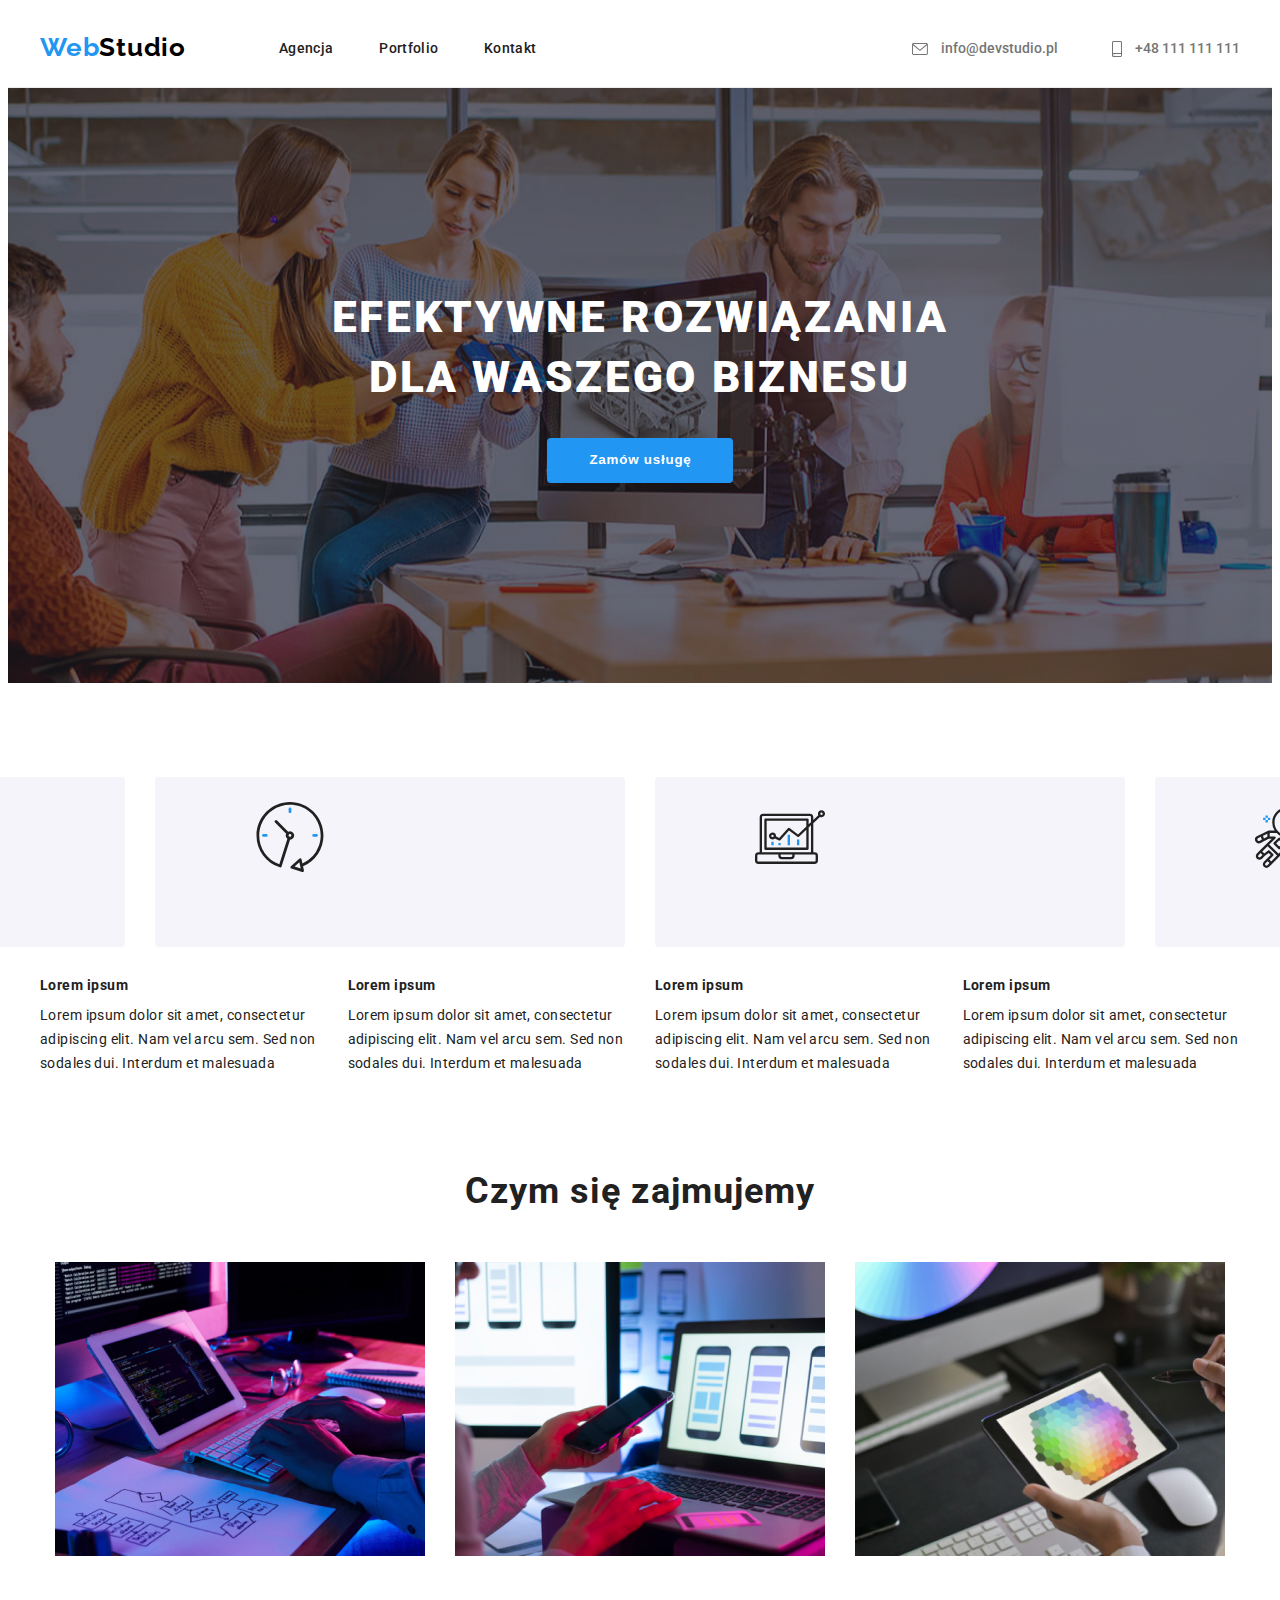
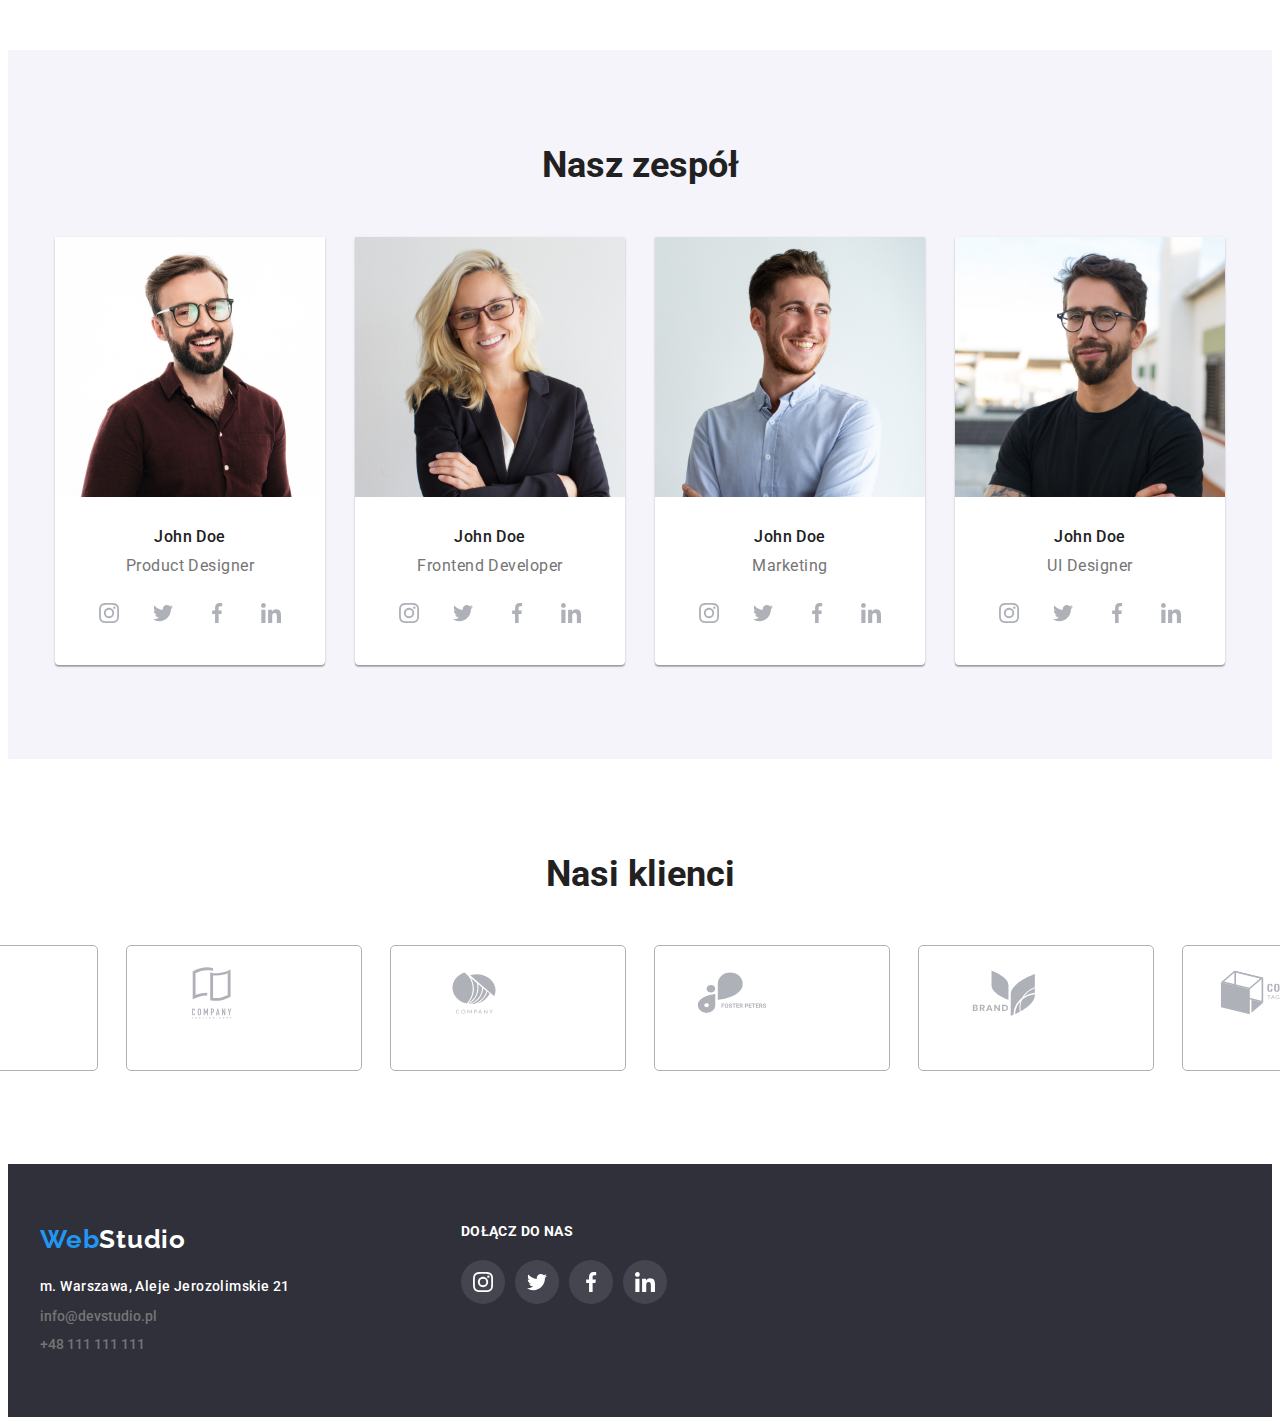
<file: index.html>
<!DOCTYPE html>
<html lang="pl">
    <head>
        <meta charset="UTF-8" />
        <title>Studio</title>
        <link
            rel="stylesheet"
            href="https://cdnjs.cloudflare.com/ajax/libs/modern-normalize/1.1.0/modern-normalize.min.css"
            integrity="sha512-wpPYUAdjBVSE4KJnH1VR1HeZfpl1ub8YT/NKx4PuQ5NmX2tKuGu6U/JRp5y+Y8XG2tV+wKQpNHVUX03MfMFn9Q=="
            crossorigin="anonymous"
            referrerpolicy="no-referrer"
        />
        <link rel="stylesheet" href="./css/styles.css" />
        <link
            href="https://fonts.googleapis.com/css2?family=Raleway:wght@700&family=Roboto:wght@400;500;700;900&display=swap"
            rel="stylesheet"
        />
    </head>
    <body>
        <header class="box-header">
            <div class="container">
                <nav class="header-navigation">
                    <a href="index.html" class="logo"
                        >Web<span class="logo-black">Studio</span></a
                    >
                    <ul class="site-nav">
                        <li><a href="#">Agencja</a></li>
                        <li><a href="portfolio.html">Portfolio</a></li>
                        <li><a href="#">Kontakt</a></li>
                    </ul>
                </nav>
                <div>
                    <a href="mailto:info@devstudio.pl" class="link email"
                        ><svg class="email-icon" width="16" height="12">
                            <use href="./images/icons.svg#icon-envelope"></use>
                        </svg>
                        info@devstudio.pl</a
                    >
                    <a href="tel:+48111111111" class="link">
                        <svg class="tel-icon" width="10" height="16">
                            <use
                                href="./images/icons.svg#icon-smartphone"
                            ></use>
                        </svg>
                        +48 111 111 111</a
                    >
                </div>
            </div>
        </header>
        <main>
            <section class="services section">
                <div class="container">
                    <h1>EFEKTYWNE ROZWIĄZANIA DLA WASZEGO BIZNESU</h1>
                    <button type="button">Zamów usługę</button>
                </div>
            </section>
            <section class="section">
                <div class="container article-icons-box">
                    <ul class="article-icons">
                        <li>
                            <svg class="article-icon" width="270" height="120">
                                <use
                                    href="./images/icons.svg#icon-antenna-1"
                                    width="70"
                                    height="70"
                                ></use>
                            </svg>
                        </li>
                        <li>
                            <svg class="article-icon" width="270" height="120">
                                <use
                                    href="./images/icons.svg#icon-clock-1"
                                    width="70"
                                    height="70"
                                ></use>
                            </svg>
                        </li>
                        <li>
                            <svg class="article-icon" width="270" height="120">
                                <use
                                    href="./images/icons.svg#icon-diagram-1"
                                    width="70"
                                    height="70"
                                ></use>
                            </svg>
                        </li>
                        <li>
                            <svg class="article-icon" width="270" height="120">
                                <use
                                    href="./images/icons.svg#icon-astronaut-1"
                                    width="70"
                                    height="70"
                                ></use>
                            </svg>
                        </li>
                    </ul>
                </div>
                <div class="container">
                    <ul class="articles">
                        <li>
                            <h3>Lorem ipsum</h3>
                            <p>
                                Lorem ipsum dolor sit amet, consectetur
                                adipiscing elit. Nam vel arcu sem. Sed non
                                sodales dui. Interdum et malesuada
                            </p>
                        </li>
                        <li>
                            <h3>Lorem ipsum</h3>
                            <p>
                                Lorem ipsum dolor sit amet, consectetur
                                adipiscing elit. Nam vel arcu sem. Sed non
                                sodales dui. Interdum et malesuada
                            </p>
                        </li>
                        <li>
                            <h3>Lorem ipsum</h3>
                            <p>
                                Lorem ipsum dolor sit amet, consectetur
                                adipiscing elit. Nam vel arcu sem. Sed non
                                sodales dui. Interdum et malesuada
                            </p>
                        </li>
                        <li>
                            <h3>Lorem ipsum</h3>
                            <p>
                                Lorem ipsum dolor sit amet, consectetur
                                adipiscing elit. Nam vel arcu sem. Sed non
                                sodales dui. Interdum et malesuada
                            </p>
                        </li>
                    </ul>
                </div>
            </section>
            <section class="section">
                <div class="container">
                    <h2 class="services-header">Czym się zajmujemy</h2>
                    <ul class="types-of-services">
                        <li class="services-images">
                            <img
                                src="images/box1.jpg"
                                alt="Kodowanie"
                                width="370"
                                height="294"
                            />
                        </li>
                        <li class="services-images">
                            <img
                                src="images/box2.jpg"
                                alt="Tworzenie aplikacji na telefon"
                                width="370"
                                height="294"
                            />
                        </li>
                        <li class="services-images">
                            <img
                                src="images/box3.jpg"
                                alt="Wybieranie kolorów"
                                width="370"
                                height="294"
                            />
                        </li>
                    </ul>
                </div>
            </section>
            <section class="section team-members">
                <div class="container">
                    <h2 class="our-team">Nasz zespół</h2>
                    <ul class="team">
                        <li class="team-member">
                            <img
                                src="images/product-designer.jpg"
                                alt="Zdjęcie Product Designera"
                                width="270"
                                height="260"
                            />
                            <div class="name-card">
                                <div>
                                    <span>John Doe</span>
                                    <span class="position"
                                        >Product Designer</span
                                    >
                                </div>
                            </div>
                            <div>
                                <ul class="tm-sm-list">
                                    <li>
                                        <svg
                                            class="team-member-sm"
                                            width="44"
                                            height="44"
                                            tabindex="0"
                                        >
                                            <use
                                                href="./images/icons.svg#icon-instagram-1"
                                                width="20"
                                                height="20"
                                                x="12"
                                                y="12"
                                            ></use>
                                        </svg>
                                    </li>
                                    <li>
                                        <svg
                                            class="team-member-sm"
                                            width="44"
                                            height="44"
                                            tabindex="0"
                                        >
                                            <use
                                                href="./images/icons.svg#icon-twitter-1"
                                                width="20"
                                                height="20"
                                                x="12"
                                                y="12"
                                            ></use>
                                        </svg>
                                    </li>
                                    <li>
                                        <svg
                                            class="team-member-sm"
                                            width="44"
                                            height="44"
                                            tabindex="0"
                                        >
                                            <use
                                                href="./images/icons.svg#icon-facebook-1"
                                                width="20"
                                                height="20"
                                                x="12"
                                                y="12"
                                            ></use>
                                        </svg>
                                    </li>
                                    <li>
                                        <svg
                                            class="team-member-sm"
                                            width="44"
                                            height="44"
                                            tabindex="0"
                                        >
                                            <use
                                                href="./images/icons.svg#icon-linkedin-1"
                                                width="20"
                                                height="20"
                                                x="12"
                                                y="12"
                                            ></use>
                                        </svg>
                                    </li>
                                </ul>
                            </div>
                        </li>
                        <li class="team-member">
                            <img
                                src="images/frontend-developer.jpg"
                                alt="Zdjęcie Frontend Developera"
                                width="270"
                                height="260"
                            />
                            <div class="name-card">
                                <span>John Doe</span>
                                <span class="position">Frontend Developer</span>
                            </div>
                            <div>
                                <ul class="tm-sm-list">
                                    <li>
                                        <svg
                                            class="team-member-sm"
                                            width="44"
                                            height="44"
                                            tabindex="0"
                                        >
                                            <use
                                                href="./images/icons.svg#icon-instagram-1"
                                                width="20"
                                                height="20"
                                                x="12"
                                                y="12"
                                            ></use>
                                        </svg>
                                    </li>
                                    <li>
                                        <svg
                                            class="team-member-sm"
                                            width="44"
                                            height="44"
                                            tabindex="0"
                                        >
                                            <use
                                                href="./images/icons.svg#icon-twitter-1"
                                                width="20"
                                                height="20"
                                                x="12"
                                                y="12"
                                            ></use>
                                        </svg>
                                    </li>
                                    <li>
                                        <svg
                                            class="team-member-sm"
                                            width="44"
                                            height="44"
                                            tabindex="0"
                                        >
                                            <use
                                                href="./images/icons.svg#icon-facebook-1"
                                                width="20"
                                                height="20"
                                                x="12"
                                                y="12"
                                            ></use>
                                        </svg>
                                    </li>
                                    <li>
                                        <svg
                                            class="team-member-sm"
                                            width="44"
                                            height="44"
                                            tabindex="0"
                                        >
                                            <use
                                                href="./images/icons.svg#icon-linkedin-1"
                                                width="20"
                                                height="20"
                                                x="12"
                                                y="12"
                                            ></use>
                                        </svg>
                                    </li>
                                </ul>
                            </div>
                        </li>
                        <li class="team-member">
                            <img
                                src="images/marketing.jpg"
                                alt="Zdjęcie pracownika Marketingu"
                                width="270"
                                height="260"
                            />
                            <div class="name-card">
                                <span>John Doe</span>
                                <span class="position">Marketing</span>
                            </div>
                            <div>
                                <ul class="tm-sm-list">
                                    <li>
                                        <svg
                                            class="team-member-sm"
                                            width="44"
                                            height="44"
                                            tabindex="0"
                                        >
                                            <use
                                                href="./images/icons.svg#icon-instagram-1"
                                                width="20"
                                                height="20"
                                                x="12"
                                                y="12"
                                            ></use>
                                        </svg>
                                    </li>
                                    <li>
                                        <svg
                                            class="team-member-sm"
                                            width="44"
                                            height="44"
                                            tabindex="0"
                                        >
                                            <use
                                                href="./images/icons.svg#icon-twitter-1"
                                                width="20"
                                                height="20"
                                                x="12"
                                                y="12"
                                            ></use>
                                        </svg>
                                    </li>
                                    <li>
                                        <svg
                                            class="team-member-sm"
                                            width="44"
                                            height="44"
                                            tabindex="0"
                                        >
                                            <use
                                                href="./images/icons.svg#icon-facebook-1"
                                                width="20"
                                                height="20"
                                                x="12"
                                                y="12"
                                            ></use>
                                        </svg>
                                    </li>
                                    <li>
                                        <svg
                                            class="team-member-sm"
                                            width="44"
                                            height="44"
                                            tabindex="0"
                                        >
                                            <use
                                                href="./images/icons.svg#icon-linkedin-1"
                                                width="20"
                                                height="20"
                                                x="12"
                                                y="12"
                                            ></use>
                                        </svg>
                                    </li>
                                </ul>
                            </div>
                        </li>
                        <li class="team-member">
                            <img
                                src="images/ui-designer.jpg"
                                alt="Zdjęcie UI Designera"
                                width="270"
                                height="260"
                            />
                            <div class="name-card">
                                <span class="name">John Doe</span>
                                <span class="position">UI Designer</span>
                            </div>
                            <div>
                                <ul class="tm-sm-list">
                                    <li>
                                        <svg
                                            class="team-member-sm"
                                            width="44"
                                            height="44"
                                            tabindex="0"
                                        >
                                            <use
                                                href="./images/icons.svg#icon-instagram-1"
                                                width="20"
                                                height="20"
                                                x="12"
                                                y="12"
                                            ></use>
                                        </svg>
                                    </li>
                                    <li>
                                        <svg
                                            class="team-member-sm"
                                            width="44"
                                            height="44"
                                            tabindex="0"
                                        >
                                            <use
                                                href="./images/icons.svg#icon-twitter-1"
                                                width="20"
                                                height="20"
                                                x="12"
                                                y="12"
                                            ></use>
                                        </svg>
                                    </li>
                                    <li>
                                        <svg
                                            class="team-member-sm"
                                            width="44"
                                            height="44"
                                            tabindex="0"
                                        >
                                            <use
                                                href="./images/icons.svg#icon-facebook-1"
                                                width="20"
                                                height="20"
                                                x="12"
                                                y="12"
                                            ></use>
                                        </svg>
                                    </li>
                                    <li>
                                        <svg
                                            class="team-member-sm"
                                            width="44"
                                            height="44"
                                            tabindex="0"
                                        >
                                            <use
                                                href="./images/icons.svg#icon-linkedin-1"
                                                width="20"
                                                height="20"
                                                x="12"
                                                y="12"
                                            ></use>
                                        </svg>
                                    </li>
                                </ul>
                            </div>
                        </li>
                    </ul>
                </div>
            </section>
            <section class="section">
                <h2 class="our-clients">Nasi klienci</h2>
                <ul class="our-clients-icons">
                    <li>
                        <svg
                            class="our-clients-icon"
                            width="170"
                            height="92"
                            tabindex="0"
                        >
                            <use
                                href="./images/icons.svg#icon-logo"
                                width="106"
                                height="60.04"
                            ></use>
                        </svg>
                    </li>
                    <li>
                        <svg
                            class="our-clients-icon"
                            width="170"
                            height="92"
                            tabindex="0"
                        >
                            <use
                                href="./images/icons.svg#icon-logo-1"
                                width="106"
                                height="60.04"
                            ></use>
                        </svg>
                    </li>
                    <li>
                        <svg
                            class="our-clients-icon"
                            width="170"
                            height="92"
                            tabindex="0"
                        >
                            <use
                                href="./images/icons.svg#icon-logo-2"
                                width="106"
                                height="60.04"
                            ></use>
                        </svg>
                    </li>
                    <li>
                        <svg
                            class="our-clients-icon"
                            width="170"
                            height="92"
                            tabindex="0"
                        >
                            <use
                                href="./images/icons.svg#icon-logo-3"
                                width="106"
                                height="60.04"
                            ></use>
                        </svg>
                    </li>
                    <li>
                        <svg
                            class="our-clients-icon"
                            width="170"
                            height="92"
                            tabindex="0"
                        >
                            <use
                                href="./images/icons.svg#icon-logo-4"
                                width="106"
                                height="60.04"
                            ></use>
                        </svg>
                    </li>
                    <li>
                        <svg
                            class="our-clients-icon"
                            width="170"
                            height="92"
                            tabindex="0"
                        >
                            <use
                                href="./images/icons.svg#icon-logo-5"
                                width="106"
                                height="60.04"
                            ></use>
                        </svg>
                    </li>
                </ul>
            </section>
        </main>
        <footer class="footer-wrapper">
            <div class="container footer-box">
                <div>
                    <a href="index.html" class="logo"
                        >Web<span class="logo-white">Studio</span></a
                    >
                    <address class="address-wrapper">
                        <a
                            href="https://www.google.com/maps/place/al.+Jerozolimskie+21,+00-508+Warszawa/@52.2305286,21.013843,17z/data=!3m1!4b1!4m6!3m5!1s0x471eccf3e52bee23:0xc5163bc7ec8d4437!8m2!3d52.2305286!4d21.0160317!16s%2Fg%2F11csnfr8s8"
                            target="_blank"
                            class="contact"
                            >m. Warszawa, Aleje Jerozolimskie 21</a
                        >
                        <div class="footer-links">
                            <a
                                href="mailto:info@devstudio.pl"
                                class="link footer-email"
                                >info@devstudio.pl</a
                            >
                            <a href="tel:+48111111111" class="link tel"
                                >+48 111 111 111</a
                            >
                        </div>
                    </address>
                </div>
                <div>
                    <h3 class="join-us-header">DOŁĄCZ DO NAS</h3>
                    <ul class="join-us-list">
                        <li>
                            <svg class="sm" width="44" height="44" tabindex="0">
                                <use
                                    href="./images/icons.svg#icon-instagram-1"
                                    width="20"
                                    height="20"
                                    x="12"
                                    y="12"
                                ></use>
                            </svg>
                        </li>
                        <li>
                            <svg class="sm" width="44" height="44" tabindex="0">
                                <use
                                    href="./images/icons.svg#icon-twitter-1"
                                    width="20"
                                    height="20"
                                    x="12"
                                    y="12"
                                ></use>
                            </svg>
                        </li>
                        <li>
                            <svg class="sm" width="44" height="44" tabindex="0">
                                <use
                                    href="./images/icons.svg#icon-facebook-1"
                                    width="20"
                                    height="20"
                                    x="12"
                                    y="12"
                                ></use>
                            </svg>
                        </li>
                        <li>
                            <svg class="sm" width="44" height="44" tabindex="0">
                                <use
                                    href="./images/icons.svg#icon-linkedin-1"
                                    width="20"
                                    height="20"
                                    x="12"
                                    y="12"
                                ></use>
                            </svg>
                        </li>
                    </ul>
                </div>
            </div>
        </footer>
    </body>
</html>
</file>
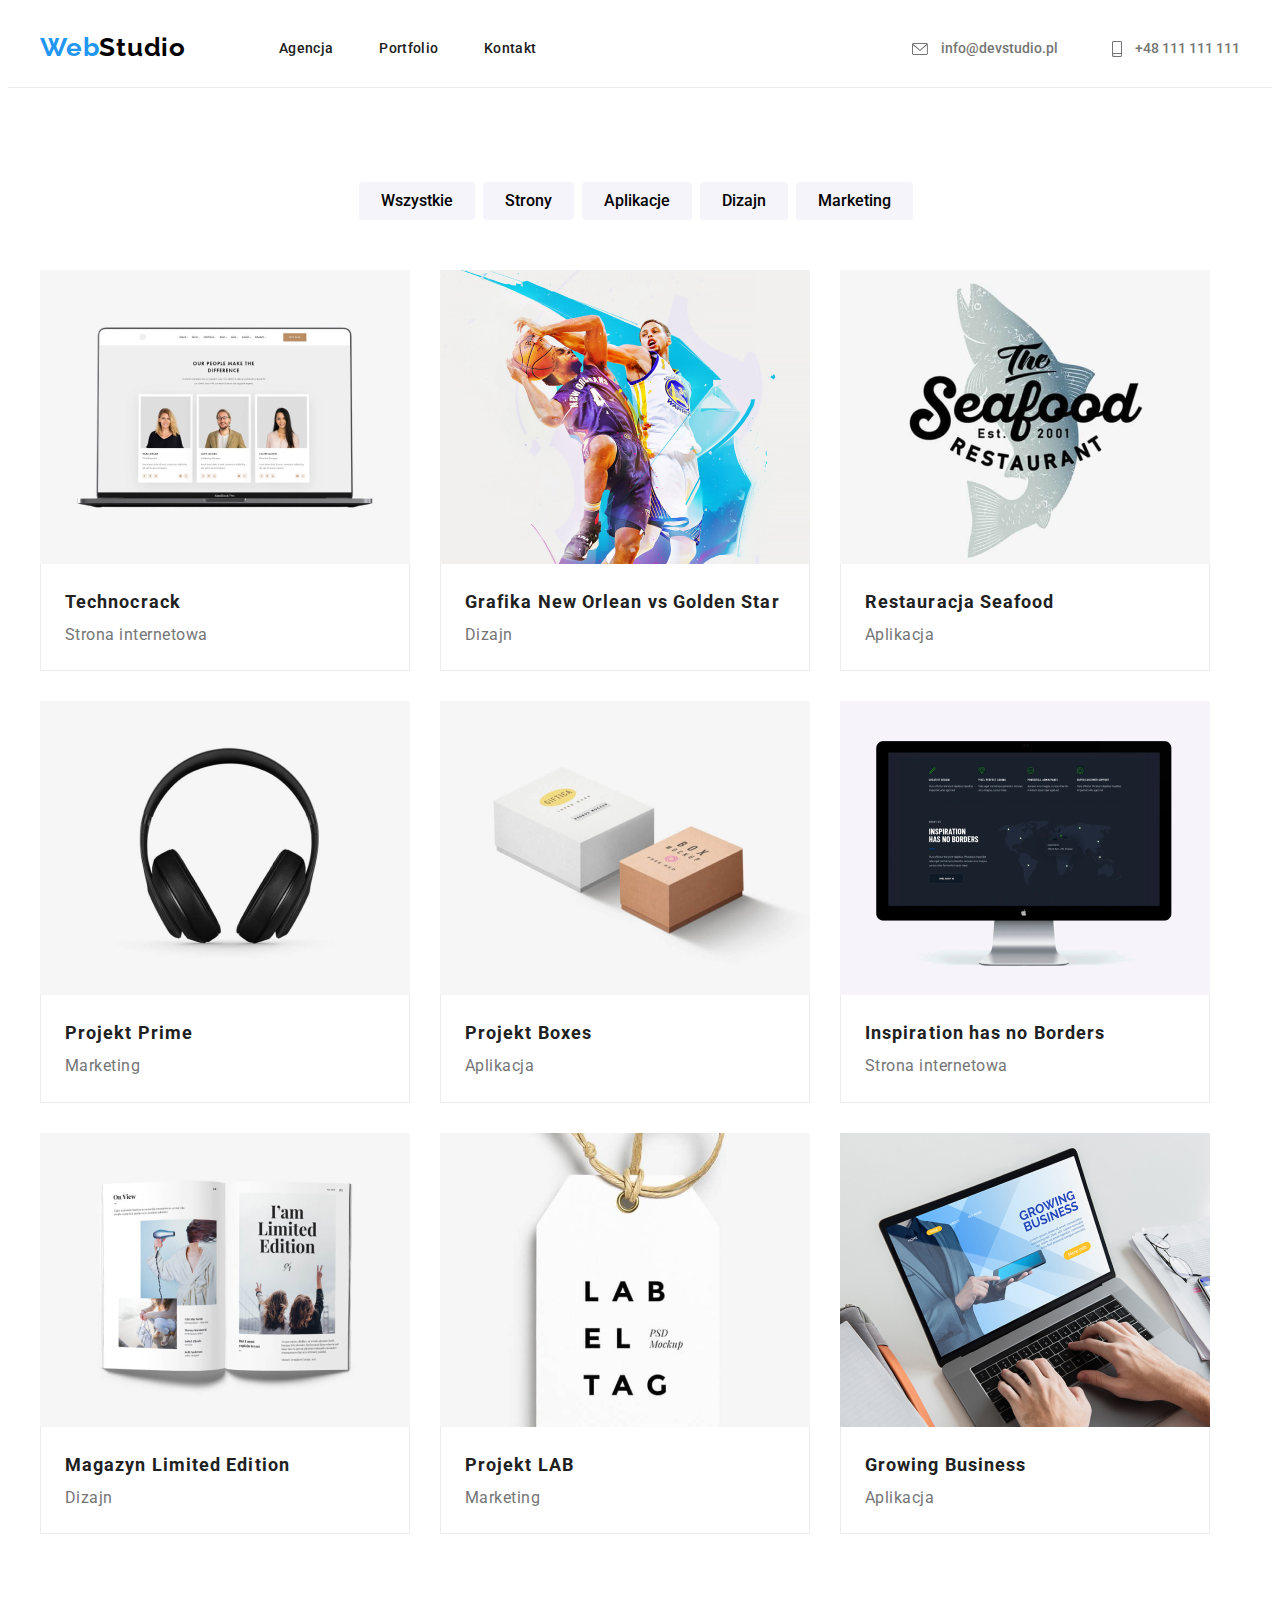
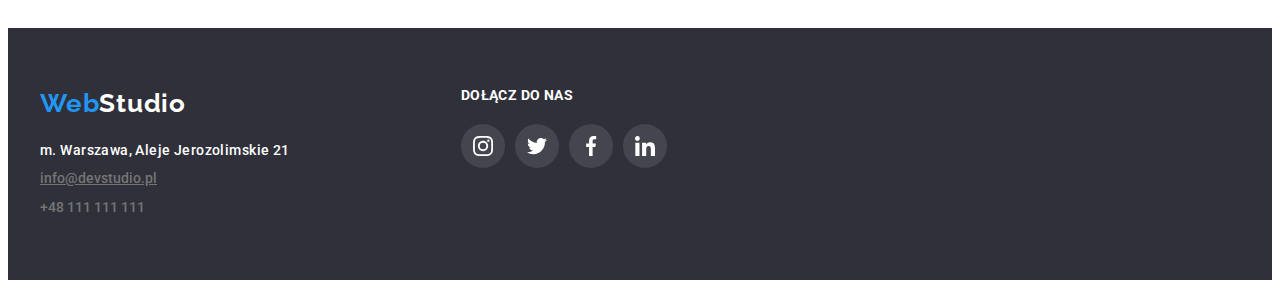
<file: portfolio.html>
<!DOCTYPE html>
<html lang="pl">
    <head>
        <meta charset="UTF-8" />
        <title>Portfolio</title>
        <link
            rel="stylesheet"
            href="https://cdnjs.cloudflare.com/ajax/libs/modern-normalize/1.1.0/modern-normalize.min.css"
            integrity="sha512-wpPYUAdjBVSE4KJnH1VR1HeZfpl1ub8YT/NKx4PuQ5NmX2tKuGu6U/JRp5y+Y8XG2tV+wKQpNHVUX03MfMFn9Q=="
            crossorigin="anonymous"
            referrerpolicy="no-referrer"
        />
        <link rel="stylesheet" href="./css/styles.css" />
        <link
            href="https://fonts.googleapis.com/css2?family=Raleway:wght@700&family=Roboto:wght@400;500;700;900&display=swap"
            rel="stylesheet"
        />
    </head>
    <body>
        <header class="box-header">
            <div class="container">
                <nav class="header-navigation">
                    <a href="index.html" class="logo"
                        >Web<span class="logo-black">Studio</span></a
                    >
                    <ul class="site-nav">
                        <li><a href="#">Agencja</a></li>
                        <li><a href="#">Portfolio</a></li>
                        <li><a href="#">Kontakt</a></li>
                    </ul>
                </nav>
                <div class="contact-details">
                    <a href="mailto:info@devstudio.pl" class="link email"
                        ><svg class="email-icon" width="16" height="12">
                            <use href="./images/icons.svg#icon-envelope"></use>
                        </svg>
                        info@devstudio.pl</a
                    >
                    <a href="tel:+48111111111" class="link">
                        <svg class="tel-icon" width="10" height="16">
                            <use
                                href="./images/icons.svg#icon-smartphone"
                            ></use>
                        </svg>
                        +48 111 111 111</a
                    >
                </div>
            </div>
        </header>
        <main>
            <section>
                <div class="container">
                    <ul class="filters">
                        <li>
                            <button>Wszystkie</button>
                        </li>
                        <li>
                            <button>Strony</button>
                        </li>
                        <li>
                            <button>Aplikacje</button>
                        </li>
                        <li>
                            <button>Dizajn</button>
                        </li>
                        <li>
                            <button>Marketing</button>
                        </li>
                    </ul>
                </div>
            </section>
            <section>
                <div class="container">
                    <ul class="websites">
                        <li>
                            <img
                                src="images/technocrack.jpg"
                                alt="strona internetowa technocrack"
                                width="370"
                                height="294"
                            />
                            <div class="website-info">
                                <span>Technocrack</span>
                                <span class="category">Strona internetowa</span>
                            </div>
                        </li>
                        <li>
                            <img
                                src="images/grafika-new-orlean.jpg"
                                alt="grafika new orlean vs golden star"
                                width="370"
                                height="294"
                            />
                            <div class="website-info">
                                <span>Grafika New Orlean vs Golden Star</span>
                                <span class="category">Dizajn</span>
                            </div>
                        </li>
                        <li>
                            <img
                                src="images/restauracja-seafood.jpg"
                                alt="logo restauracji seafood"
                                width="370"
                                height="294"
                            />
                            <div class="website-info">
                                <span>Restauracja Seafood</span>
                                <span class="category">Aplikacja</span>
                            </div>
                        </li>
                        <li>
                            <img
                                src="images/project-prime.jpg"
                                alt="słuchawki"
                                width="370"
                                height="294"
                            />
                            <div class="website-info">
                                <span>Projekt Prime</span>
                                <span class="category">Marketing</span>
                            </div>
                        </li>
                        <li>
                            <img
                                src="images/project-boxes.jpg"
                                alt="pudełka"
                                width="370"
                                height="294"
                            />
                            <div class="website-info">
                                <span>Projekt Boxes</span>
                                <span class="category">Aplikacja</span>
                            </div>
                        </li>
                        <li>
                            <img
                                src="images/inspiration-has-no-borders.jpg"
                                alt="monitor"
                                width="370"
                                height="294"
                            />
                            <div class="website-info">
                                <span>Inspiration has no Borders</span>
                                <span class="category">Strona internetowa</span>
                            </div>
                        </li>
                        <li>
                            <img
                                src="images/magazyn-limited-edition.jpg"
                                alt="magazyn"
                                width="370"
                                height="294"
                            />
                            <div class="website-info">
                                <span>Magazyn Limited Edition</span>
                                <span class="category">Dizajn</span>
                            </div>
                        </li>
                        <li>
                            <img
                                src="images/project-lab.jpg"
                                alt="metka"
                                width="370"
                                height="294"
                            />
                            <div class="website-info">
                                <span>Projekt LAB</span>
                                <span class="category">Marketing</span>
                            </div>
                        </li>
                        <li>
                            <img
                                src="images/growing-business.jpg"
                                alt="laptop"
                                width="370"
                                height="294"
                            />
                            <div class="website-info">
                                <span>Growing Business</span>
                                <span class="category">Aplikacja</span>
                            </div>
                        </li>
                    </ul>
                </div>
            </section>
        </main>
        <footer class="footer-wrapper">
            <div class="container footer-box">
                <div>
                    <a href="index.html" class="logo"
                        >Web<span class="logo-white">Studio</span></a
                    >
                    <address class="address-wrapper">
                        <a
                            href="https://www.google.com/maps/place/al.+Jerozolimskie+21,+00-508+Warszawa/@52.2305286,21.013843,17z/data=!3m1!4b1!4m6!3m5!1s0x471eccf3e52bee23:0xc5163bc7ec8d4437!8m2!3d52.2305286!4d21.0160317!16s%2Fg%2F11csnfr8s8"
                            target="_blank"
                            class="contact"
                            >m. Warszawa, Aleje Jerozolimskie 21</a
                        >
                        <div class="footer-links">
                            <a
                                href="mailto:info@devstudio.pl"
                                class="link-underlined"
                                >info@devstudio.pl</a
                            >
                            <a href="tel:+48111111111" class="link tel"
                                >+48 111 111 111</a
                            >
                        </div>
                    </address>
                </div>
                <div>
                    <h3 class="join-us-header">DOŁĄCZ DO NAS</h3>
                    <ul class="join-us-list">
                        <li>
                            <svg class="sm" width="44" height="44" tabindex="0">
                                <use
                                    href="./images/icons.svg#icon-instagram-1"
                                    width="20"
                                    height="20"
                                    x="12"
                                    y="12"
                                ></use>
                            </svg>
                        </li>
                        <li>
                            <svg class="sm" width="44" height="44" tabindex="0">
                                <use
                                    href="./images/icons.svg#icon-twitter-1"
                                    width="20"
                                    height="20"
                                    x="12"
                                    y="12"
                                ></use>
                            </svg>
                        </li>
                        <li>
                            <svg class="sm" width="44" height="44" tabindex="0">
                                <use
                                    href="./images/icons.svg#icon-facebook-1"
                                    width="20"
                                    height="20"
                                    x="12"
                                    y="12"
                                ></use>
                            </svg>
                        </li>
                        <li>
                            <svg class="sm" width="44" height="44" tabindex="0">
                                <use
                                    href="./images/icons.svg#icon-linkedin-1"
                                    width="20"
                                    height="20"
                                    x="12"
                                    y="12"
                                ></use>
                            </svg>
                        </li>
                    </ul>
                </div>
            </div>
        </footer>
    </body>
</html>
</file>
<file: css/styles.css>
/* style mające zastosowanie dla index oraz portfolio */
:root {
    --text-color: #212121;
    --logo-color-black: #000000;
    --logo-color-white: #ffffff;
    --blue-accent: #2196f3;
    --dark-background: #2f303a;
    --bg-img: rgba(47, 48, 58, 0.4);
}
h1,
h2,
h3,
p,
ul {
    margin: 0;
    padding: 0;
}
body {
    font-family: "Roboto", sans-serif;
    color: var(--text-color);
}
svg,
img {
    vertical-align: middle;
}
.container {
    width: 1200px;
    margin: 0 auto;
    padding: 0 15px;
}
.box-header {
    border-bottom: 1px solid #ececec;
    padding: 24px 0 25px;
}
.box-header > .container {
    display: flex;
    align-items: center;
    justify-content: space-between;
}
.header-navigation {
    display: flex;
    align-items: center;
    gap: 93px;
}
.logo {
    font-family: "Raleway", sans-serif;
    font-size: 26px;
    font-weight: 700;
    line-height: 1.17;
    color: var(--blue-accent);
    text-decoration: none;
    letter-spacing: 0.03em;
    display: inline-block;
}

.logo-black {
    color: var(--logo-color-black);
}
.logo-white {
    color: var(--logo-color-white);
}
.site-nav {
    list-style: none;
    letter-spacing: 0.02em;
    display: flex;
    gap: 46px;
}
.site-nav a {
    font-size: 14px;
    font-weight: 500;
    line-height: 1.17;
    text-decoration: none;
    color: var(--text-color);
}

.site-nav a:hover,
.site-nav a:focus {
    color: var(--blue-accent);
}

.email {
    margin-right: 50px;
}

.contact {
    font-style: normal;
    color: var(--logo-color-white);
    text-decoration: none;
    line-height: 1.7;
    font-size: 14px;
    font-weight: 500;
    cursor: pointer;
    letter-spacing: 0.03em;
}
.link {
    font-size: 14px;
    font-weight: 500;
    font-style: normal;
    line-height: 1.17;
    text-decoration: none;
    color: #757575;
    cursor: pointer;
    fill: currentColor;
}

.link:hover,
.link:focus {
    color: var(--blue-accent);
    fill: #2196f3;
}
.email-icon {
    margin-right: 10px;
}
.tel-icon {
    margin-right: 10px;
}
.footer-wrapper {
    padding: 60px 0;
    background-color: var(--dark-background);
}
.address-wrapper {
    margin-top: 20px;
}
.footer-links {
    display: flex;
    flex-direction: column;
    width: fit-content;
}
.tel {
    margin-top: 9px;
    line-height: 1.7;
}
.footer-email {
    padding-top: 9px;
}
.section {
    margin-bottom: 94px;
    margin-top: 94px;
}
.footer-box {
    display: flex;
}
.join-us-header {
    font-family: "Roboto";
    font-weight: 700;
    font-size: 14px;
    line-height: 1.14;
    letter-spacing: 0.03em;
    color: #ffffff;
    font-style: normal;
    margin-left: 171px;
}
.join-us-list {
    list-style: none;
    display: flex;
    flex-direction: row;
    column-gap: 10px;
    justify-content: center;
    margin-left: 171px;
    margin-top: 20px;
}
.sm {
    fill: #ffffff;
    border-radius: 50%;
    background: rgba(255, 255, 255, 0.1);
}
.sm:is(:hover, :focus) {
    background: #2196f3;
}
/*style mające zastosowanie tylko dla index */
.services {
    text-align: center;
    background-color: var(--dark-background);
    background-image: linear-gradient(to bottom, var(--bg-img), var(--bg-img)),
        url(../images/bg-img.png);
    background-repeat: no-repeat;
    background-position: center;
}

.services h1 {
    font-weight: 900;
    font-size: 44px;
    line-height: 1.3636;
    color: var(--logo-color-white);
    letter-spacing: 0.06em;
    margin: -94px 252px 30px;
    padding-top: 200px;
}

.services button {
    font-weight: 700;
    line-height: 1.875;
    background-color: var(--blue-accent);
    color: var(--logo-color-white);
    border-color: var(--blue-accent);
    letter-spacing: 0.06em;
    outline: none;
    border-radius: 4px;
    border: none;
    padding: 10px 41px 10px 42px;
    margin-bottom: 200px;
}
.article-icons {
    display: flex;
    flex-direction: row;
    justify-content: center;
    list-style: none;
    gap: 30px;
}
.article-icons-box {
    margin-bottom: 30px;
}
.article-icon {
    background-color: #f5f4fa;
    padding: 25px 100px;
    border-radius: 4px;
}

.articles {
    list-style: none;
    letter-spacing: 0.03em;
    text-align: left;
    display: flex;
    flex-direction: row;
    justify-content: center;
    padding-top: 94px;
}
.articles li {
    margin-right: 30px;
}
.articles li:last-child {
    margin-right: 0;
}
.articles h3 {
    font-weight: 700;
    font-size: 14px;
    line-height: 1.172;
    margin-bottom: 10px;
    margin-top: -94px;
}
.articles p {
    font-weight: 400;
    font-size: 14px;
    line-height: 1.71;
    letter-spacing: 0.03em;
}
.types-of-services {
    list-style: none;
    display: flex;
    justify-content: center;
}
.services-header {
    font-weight: 700;
    font-size: 36px;
    text-align: center;
    line-height: 1.17;
    letter-spacing: 0.03em;
    padding-bottom: 50px;
}
.services-images {
    margin-right: 30px;
}
.types-of-services li:last-child {
    margin-right: 0;
}
.team-members {
    background: #f5f4fa;
}
.team {
    list-style: none;
    letter-spacing: 0.03em;
    display: flex;
    flex-direction: row;
    column-gap: 30px;
    justify-content: center;
    padding-bottom: 94px;
    margin-bottom: -94px;
}
.our-team {
    font-weight: 700;
    font-size: 36px;
    text-align: center;
    line-height: 1.2;
    margin-bottom: 50px;
    padding-top: 94px;
}
.name-card {
    padding-top: 30px;
    text-align: center;
}
.team-member {
    background-color: #ffffff;
    font-weight: 500;
    font-size: 16px;
    line-height: 1.2;
    border-radius: 0px 0px 4px 4px;
    box-shadow: 0 1px 3px rgba(0, 0, 0, 0.12), 0px 1px 1px rgba(0, 0, 0, 0.14),
        0px 2px 1px rgba(0, 0, 0, 0.2);
}
.position {
    font-weight: 400;
    font-size: 16px;
    color: #757575;
    line-height: 1.2;
    display: block;
    margin-top: 10px;
}
.tm-sm-list {
    list-style: none;
    display: flex;
    flex-direction: row;
    column-gap: 10px;
    justify-content: center;
    margin: 16px 32px 30px;
}
.team-member-sm {
    fill: #afb1b8;
    border-radius: 50%;
}
.team-member-sm:is(:hover, :focus) {
    background: #2196f3;
    fill: #ffffff;
}

.our-clients {
    font-weight: 700;
    font-size: 36px;
    text-align: center;
    line-height: 1.2;
    margin-bottom: 50px;
    padding-top: 94px;
}
.our-clients-icons {
    list-style: none;
    display: flex;
    flex-direction: row;
    column-gap: 30px;
    justify-content: center;
}
.our-clients-icon {
    outline: 1px solid #afb1b8;
    padding: 17.71px 32px 14.25px;
    border-radius: 4px;
    fill: #afb1b8;
}
.our-clients-icon:is(:hover, :focus) {
    cursor: pointer;
    fill: #2196f3;
    outline: 1px solid #2196f3;
}
/* style mające zastosowanie tylko dla portfolio */
.filters {
    list-style: none;
    text-align: center;
    letter-spacing: 0.03em;
    display: flex;
    justify-content: center;
}
.filters button {
    font-size: 16px;
    font-weight: 500;
    font-family: "Roboto", sans-serif;
    background-color: #f5f4fa;
    border-color: #f5f4fa;
    cursor: pointer;
    line-height: 1.6;
    outline: none;
    border-radius: 4px;
    border: none;
    padding: 6px 22px;
    margin: 94px 8px 50px 0;
}
.filters li:last-child {
    margin-right: 0;
}
.filters button:is(:hover, :focus) {
    background-color: var(--blue-accent);
    color: var(--logo-color-white);
    box-shadow: 0px 4px 4px rgba(0, 0, 0, 0.25);
}
.websites {
    list-style: none;
    display: flex;
    flex-wrap: wrap;
    gap: 30px;
    padding-bottom: 94px;
}
.websites li {
    font-size: 18px;
    font-weight: 700;
    line-height: 2;
    letter-spacing: 0.06em;
}
.websites li:nth-child(3) {
    margin-right: 0;
}
.websites li:nth-child(6) {
    margin-right: 0;
}
.websites li:nth-child(9) {
    margin-right: 0;
}
.websites li:hover {
    box-shadow: 0 1px 1px rgba(0, 0, 0, 0.12), 0px 4px 4px rgba(0, 0, 0, 0.06),
        1px 4px 6px rgba(0, 0, 0, 0.16);
}
.website-info {
    padding: 20px 24px;
    border: 1px solid #ececec;
    border-top: none;
}
.category {
    font-size: 16px;
    font-weight: 400;
    line-height: 1.9;
    color: #757575;
    letter-spacing: 0.03em;
    display: block;
}
.link-underlined {
    font-size: 14px;
    font-weight: 500;
    font-style: normal;
    line-height: 1.1;
    text-decoration: underline;
    color: #757575;
    cursor: pointer;
    padding-top: 9px;
}
.link-underlined:hover,
.link-underlined:focus {
    color: var(--blue-accent);
}
</file>
